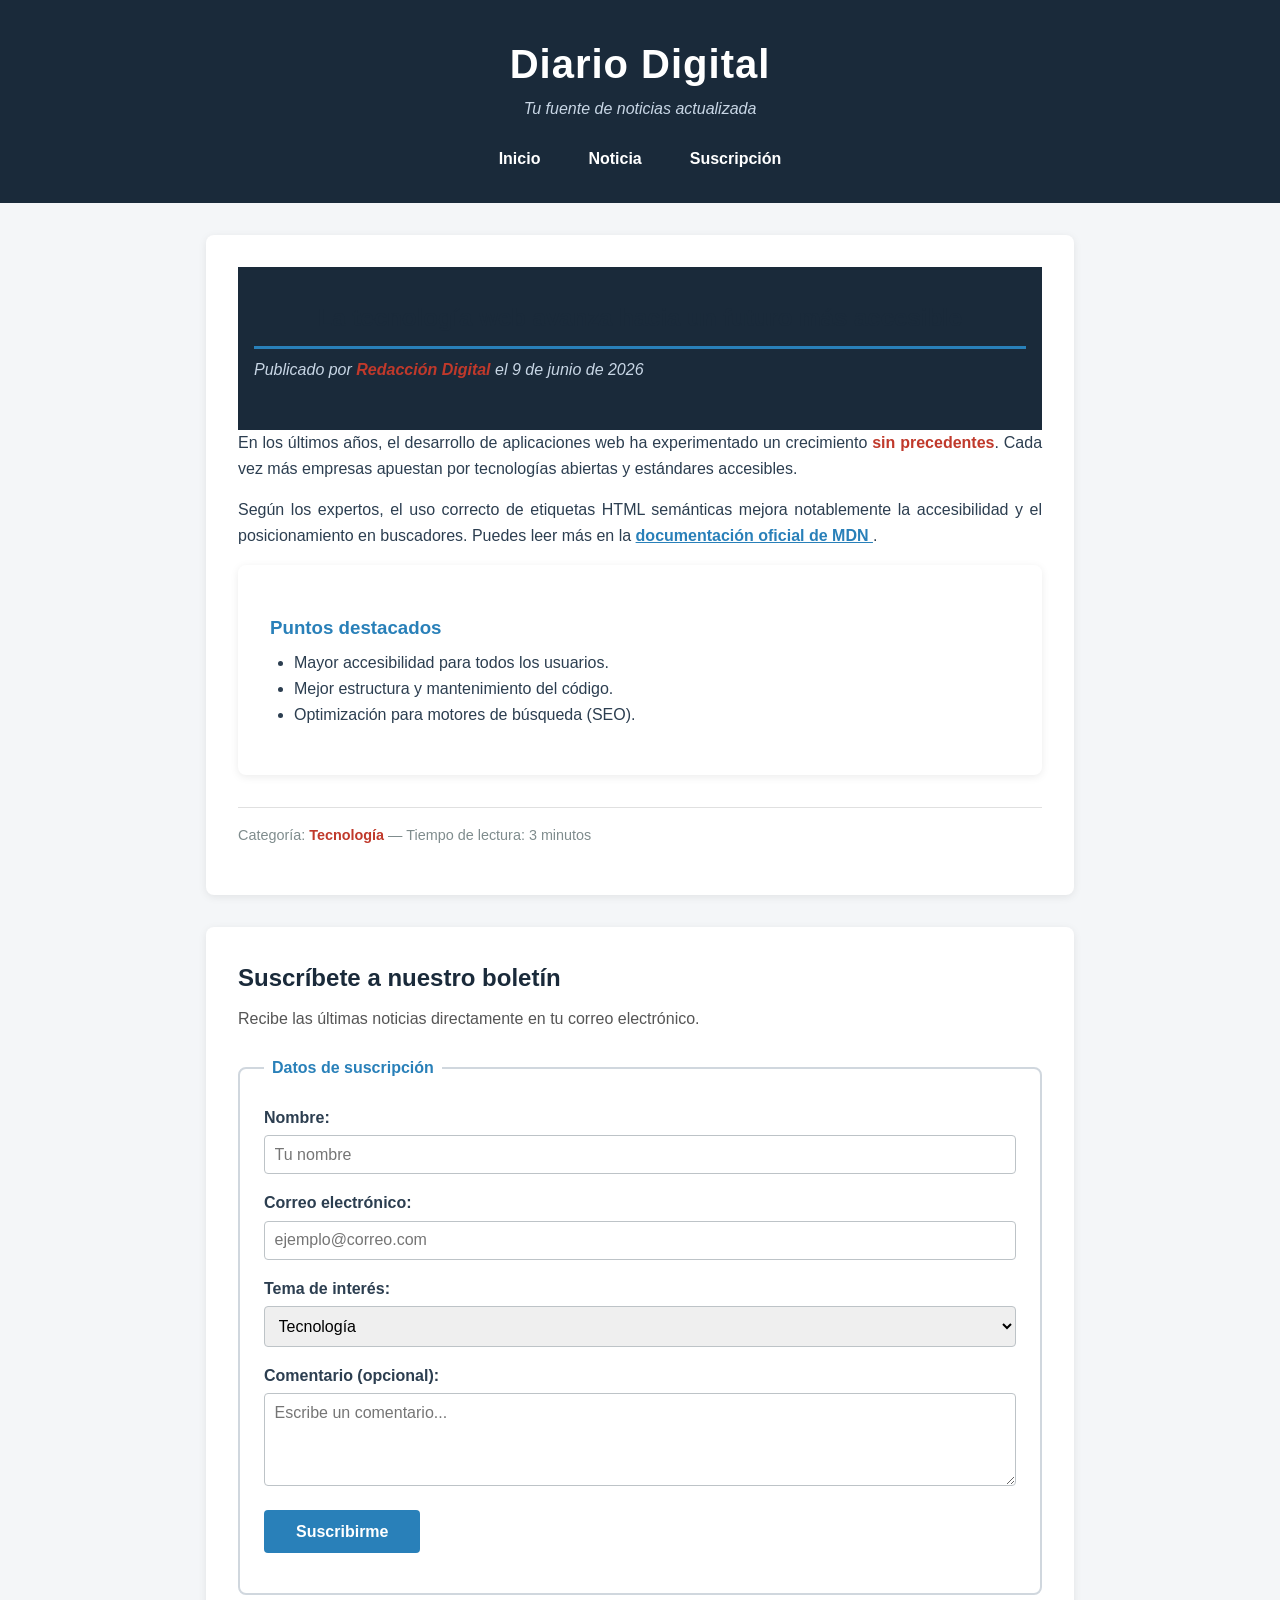
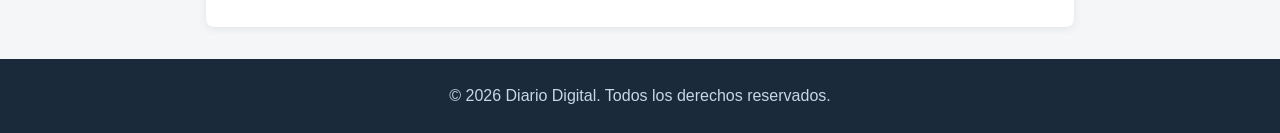
<file: index.html>
<!DOCTYPE html>
<html lang="es">
<head>
    <meta charset="UTF-8">
    <meta name="viewport" content="width=device-width, initial-scale=1.0">
    <title>Diario Digital - Noticias del Día</title>
    <link rel="stylesheet" href="styles.css">
</head>
<body>
    <header>
        <h1>Diario Digital</h1>
        <p>Tu fuente de noticias actualizada</p>

        <nav>
            <ul>
                <li><a href="#inicio">Inicio</a></li>
                <li><a href="#noticia">Noticia</a></li>
                <li><a href="#suscripcion">Suscripción</a></li>
            </ul>
        </nav>
    </header>

    <main id="inicio">
        <section id="noticia">
            <article>
                <header>
                    <h2>La tecnología web avanza hacia un futuro más accesible</h2>
                    <p>
                        Publicado por <strong>Redacción Digital</strong> el
                        <time datetime="2026-06-09">9 de junio de 2026</time>
                    </p>
                </header>

                <p>
                    En los últimos años, el desarrollo de
                    <span>aplicaciones web</span> ha experimentado un crecimiento
                    <strong>sin precedentes</strong>. Cada vez más empresas apuestan
                    por tecnologías abiertas y estándares accesibles.
                </p>

                <p>
                    Según los expertos, el uso correcto de etiquetas
                    <span>HTML semánticas</span> mejora notablemente la
                    accesibilidad y el posicionamiento en buscadores. Puedes leer
                    más en la
                    <a href="https://developer.mozilla.org/es/docs/Web/HTML" target="_blank" rel="noopener">
                        documentación oficial de MDN
                    </a>.
                </p>

                <section>
                    <h3>Puntos destacados</h3>
                    <ul>
                        <li>Mayor accesibilidad para todos los usuarios.</li>
                        <li>Mejor estructura y mantenimiento del código.</li>
                        <li>Optimización para motores de búsqueda (SEO).</li>
                    </ul>
                </section>

                <footer>
                    <p>
                        Categoría: <strong>Tecnología</strong> —
                        <span>Tiempo de lectura: 3 minutos</span>
                    </p>
                </footer>
            </article>
        </section>

        <section id="suscripcion">
            <h2>Suscríbete a nuestro boletín</h2>
            <p>Recibe las últimas noticias directamente en tu correo electrónico.</p>

            <form action="#" method="post">
                <fieldset>
                    <legend>Datos de suscripción</legend>

                    <p>
                        <label for="nombre">Nombre:</label>
                        <input type="text" id="nombre" name="nombre" placeholder="Tu nombre" required>
                    </p>

                    <p>
                        <label for="email">Correo electrónico:</label>
                        <input type="email" id="email" name="email" placeholder="ejemplo@correo.com" required>
                    </p>

                    <p>
                        <label for="intereses">Tema de interés:</label>
                        <select id="intereses" name="intereses">
                            <option value="tecnologia">Tecnología</option>
                            <option value="deportes">Deportes</option>
                            <option value="cultura">Cultura</option>
                            <option value="economia">Economía</option>
                        </select>
                    </p>

                    <p>
                        <label for="comentario">Comentario (opcional):</label>
                        <textarea id="comentario" name="comentario" rows="4" cols="40" placeholder="Escribe un comentario..."></textarea>
                    </p>

                    <p>
                        <button type="submit">Suscribirme</button>
                    </p>
                </fieldset>
            </form>
        </section>
    </main>

    <footer>
        <p>&copy; 2026 Diario Digital. Todos los derechos reservados.</p>
    </footer>
</body>
</html>
</file>
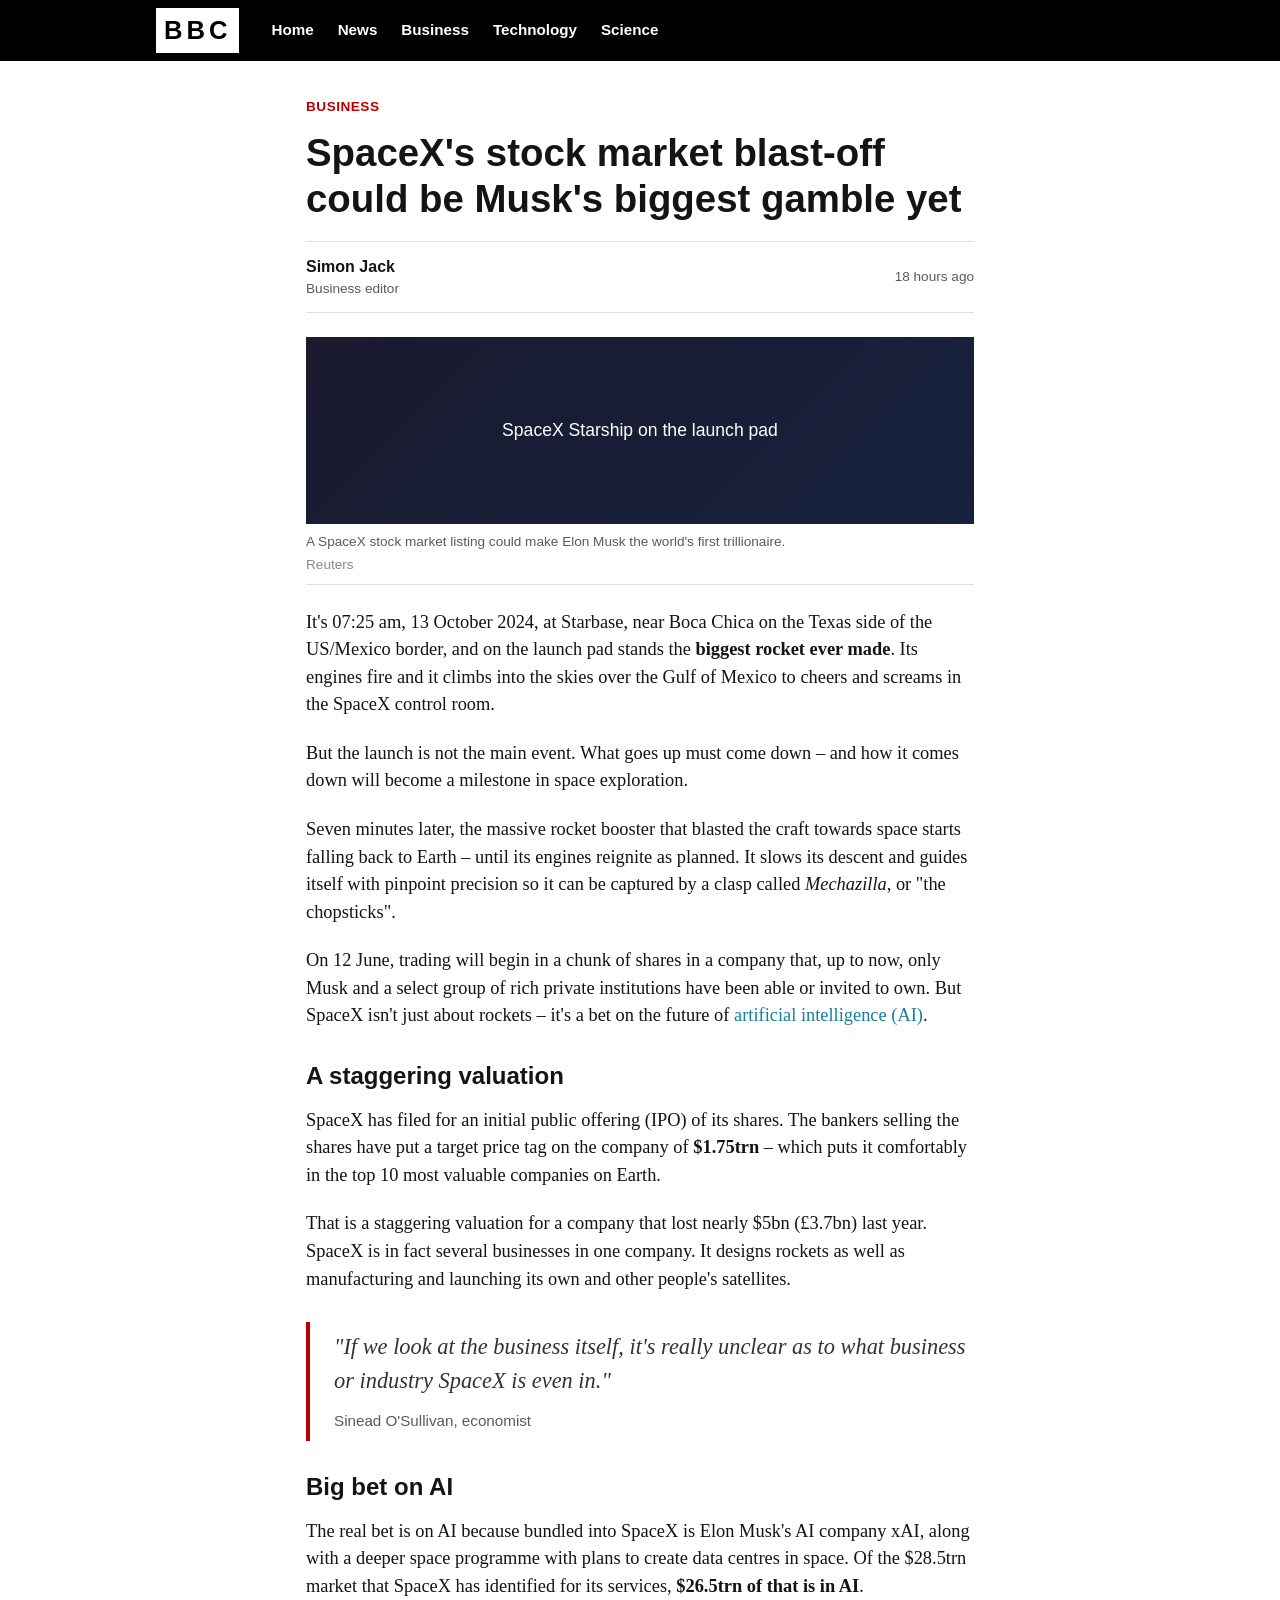
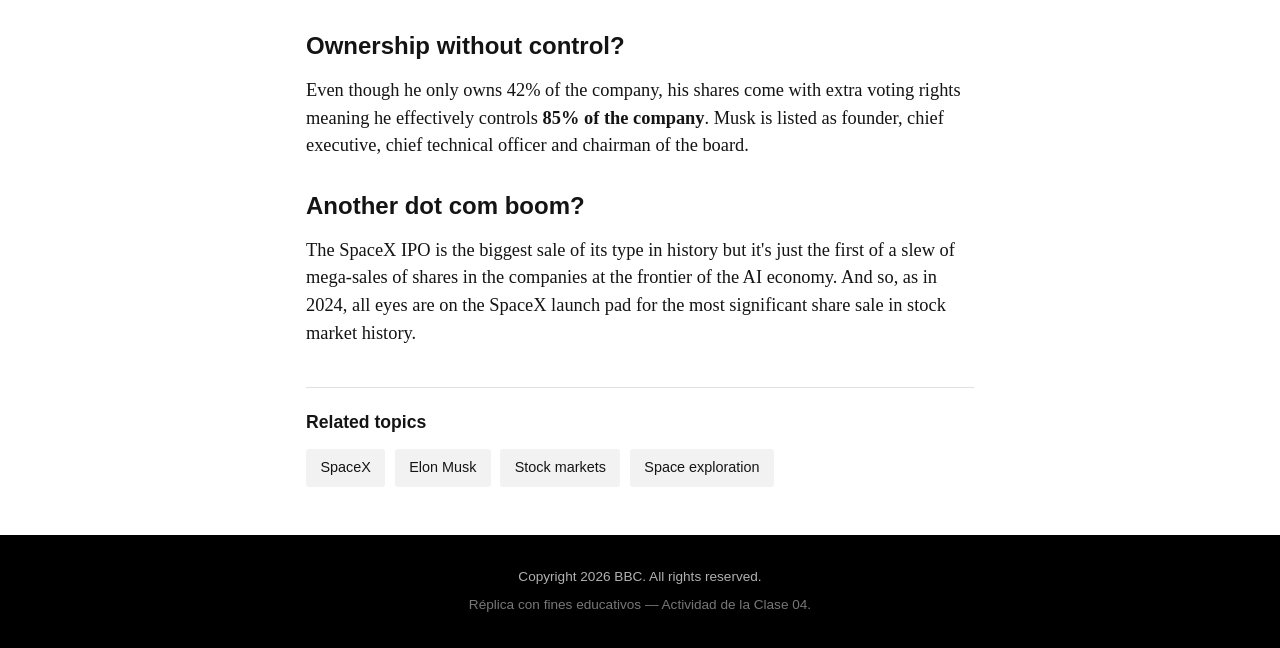
<file: noticia-bbc.html>
<!DOCTYPE html>
<html lang="en">
<head>
    <meta charset="UTF-8">
    <meta name="viewport" content="width=device-width, initial-scale=1.0">
    <title>SpaceX's stock market blast-off could be Musk's biggest gamble yet - BBC News</title>
    <link rel="stylesheet" href="noticia-bbc.css">
</head>
<body>
    <!-- Barra superior estilo BBC -->
    <header class="site-header">
        <div class="site-header__inner">
            <a href="#" class="site-logo">BBC</a>
            <nav class="main-nav">
                <ul>
                    <li><a href="#">Home</a></li>
                    <li><a href="#">News</a></li>
                    <li><a href="#">Business</a></li>
                    <li><a href="#">Technology</a></li>
                    <li><a href="#">Science</a></li>
                </ul>
            </nav>
        </div>
    </header>

    <main class="article-wrapper">
        <article class="article">
            <!-- Sección / categoría -->
            <p class="article__section">Business</p>

            <!-- Titular -->
            <h1 class="article__headline">
                SpaceX's stock market blast-off could be Musk's biggest gamble yet
            </h1>

            <!-- Datos del autor -->
            <div class="article__byline">
                <div class="byline__author">
                    <p class="author-name">Simon Jack</p>
                    <p class="author-role">Business editor</p>
                </div>
                <p class="article__date">18 hours ago</p>
            </div>

            <!-- Imagen destacada -->
            <figure class="article__figure">
                <div class="figure__placeholder">SpaceX Starship on the launch pad</div>
                <figcaption class="figure__caption">
                    A SpaceX stock market listing could make Elon Musk the world's first trillionaire.
                    <span class="figure__credit">Reuters</span>
                </figcaption>
            </figure>

            <!-- Cuerpo de la noticia -->
            <div class="article__body">
                <p>
                    It's 07:25 am, 13 October 2024, at Starbase, near Boca Chica on the Texas
                    side of the US/Mexico border, and on the launch pad stands the
                    <strong>biggest rocket ever made</strong>. Its engines fire and it climbs
                    into the skies over the Gulf of Mexico to cheers and screams in the SpaceX
                    control room.
                </p>

                <p>
                    But the launch is not the main event. What goes up must come down – and how
                    it comes down will become a milestone in space exploration.
                </p>

                <p>
                    Seven minutes later, the massive rocket booster that blasted the craft
                    towards space starts falling back to Earth – until its engines reignite as
                    planned. It slows its descent and guides itself with pinpoint precision so it
                    can be captured by a clasp called <em>Mechazilla</em>, or "the chopsticks".
                </p>

                <p>
                    On 12 June, trading will begin in a chunk of shares in a company that, up to
                    now, only Musk and a select group of rich private institutions have been able
                    or invited to own. But SpaceX isn't just about rockets – it's a bet on the
                    future of <a href="#">artificial intelligence (AI)</a>.
                </p>

                <h2 class="article__subhead">A staggering valuation</h2>

                <p>
                    SpaceX has filed for an initial public offering (IPO) of its shares. The
                    bankers selling the shares have put a target price tag on the company of
                    <strong>$1.75trn</strong> – which puts it comfortably in the top 10 most
                    valuable companies on Earth.
                </p>

                <p>
                    That is a staggering valuation for a company that lost nearly $5bn (£3.7bn)
                    last year. SpaceX is in fact several businesses in one company. It designs
                    rockets as well as manufacturing and launching its own and other people's
                    satellites.
                </p>

                <blockquote class="article__quote">
                    "If we look at the business itself, it's really unclear as to what business
                    or industry SpaceX is even in."
                    <cite>Sinead O'Sullivan, economist</cite>
                </blockquote>

                <h2 class="article__subhead">Big bet on AI</h2>

                <p>
                    The real bet is on AI because bundled into SpaceX is Elon Musk's AI company
                    xAI, along with a deeper space programme with plans to create data centres in
                    space. Of the $28.5trn market that SpaceX has identified for its services,
                    <strong>$26.5trn of that is in AI</strong>.
                </p>

                <h2 class="article__subhead">Ownership without control?</h2>

                <p>
                    Even though he only owns 42% of the company, his shares come with extra
                    voting rights meaning he effectively controls <strong>85% of the company</strong>.
                    Musk is listed as founder, chief executive, chief technical officer and
                    chairman of the board.
                </p>

                <h2 class="article__subhead">Another dot com boom?</h2>

                <p>
                    The SpaceX IPO is the biggest sale of its type in history but it's just the
                    first of a slew of mega-sales of shares in the companies at the frontier of
                    the AI economy. And so, as in 2024, all eyes are on the SpaceX launch pad for
                    the most significant share sale in stock market history.
                </p>
            </div>

            <!-- Temas relacionados -->
            <section class="article__topics">
                <h3>Related topics</h3>
                <ul class="topic-list">
                    <li><a href="#">SpaceX</a></li>
                    <li><a href="#">Elon Musk</a></li>
                    <li><a href="#">Stock markets</a></li>
                    <li><a href="#">Space exploration</a></li>
                </ul>
            </section>
        </article>
    </main>

    <footer class="site-footer">
        <p>Copyright 2026 BBC. All rights reserved.</p>
        <p class="site-footer__note">
            Réplica con fines educativos — Actividad de la Clase 04.
        </p>
    </footer>
</body>
</html>
</file>
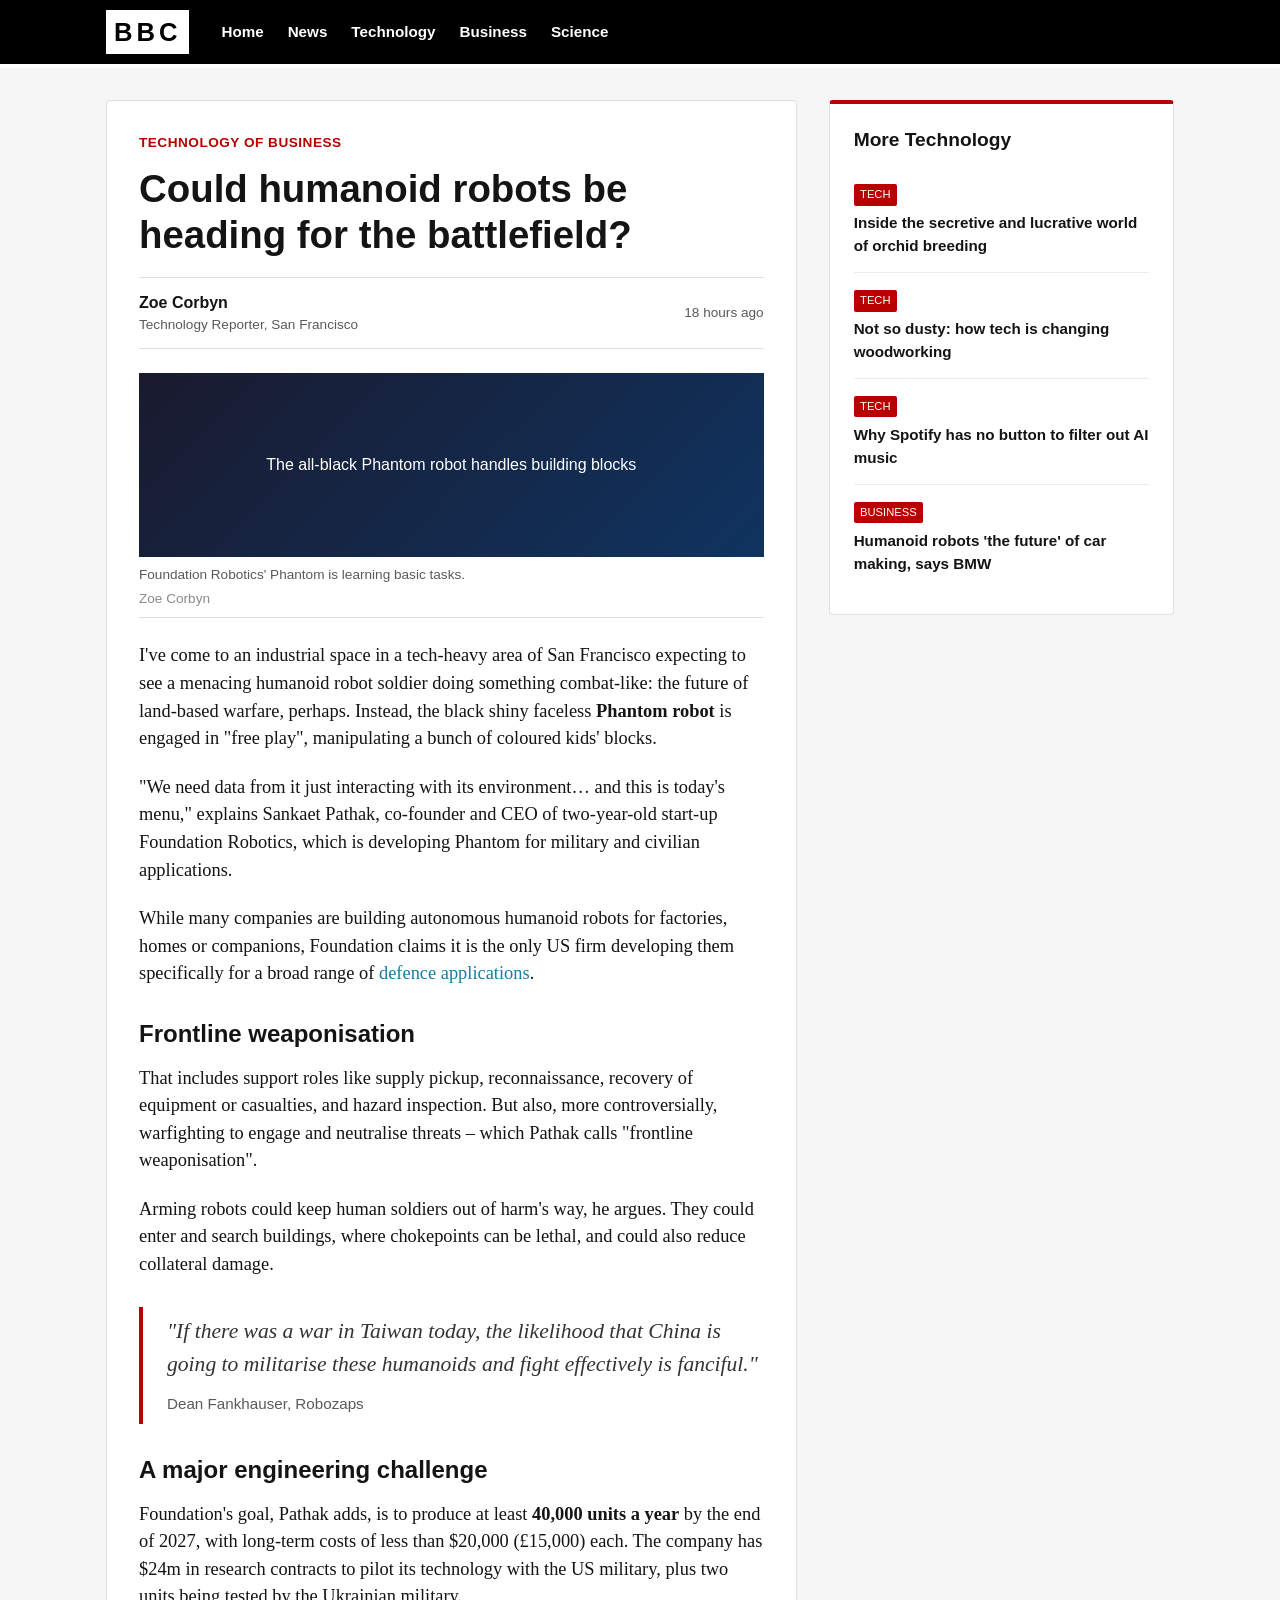
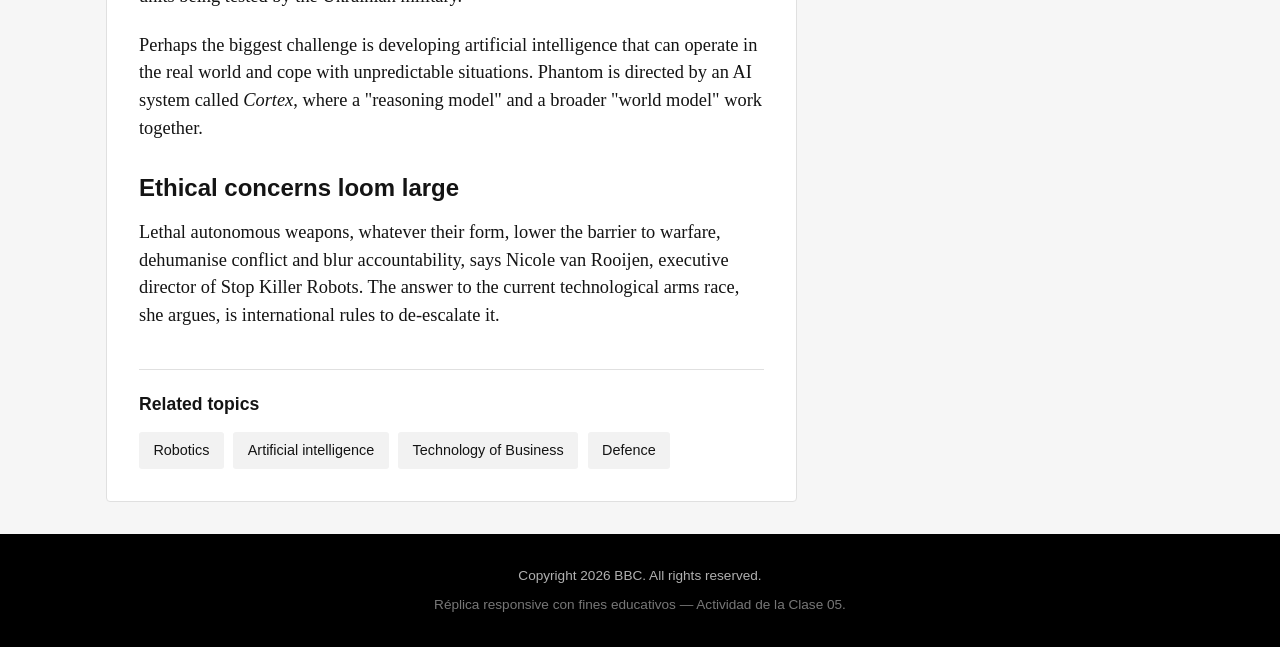
<file: noticia-responsive.html>
<!DOCTYPE html>
<html lang="en">
<head>
    <meta charset="UTF-8">
    <meta name="viewport" content="width=device-width, initial-scale=1.0">
    <title>Could humanoid robots be heading for the battlefield? - BBC News</title>
    <link rel="stylesheet" href="noticia-responsive.css">
</head>
<body>
    <!-- Cabecera del sitio -->
    <header class="site-header">
        <div class="site-header__inner">
            <a href="#" class="site-logo">BBC</a>
            <nav class="main-nav">
                <ul>
                    <li><a href="#">Home</a></li>
                    <li><a href="#">News</a></li>
                    <li><a href="#">Technology</a></li>
                    <li><a href="#">Business</a></li>
                    <li><a href="#">Science</a></li>
                </ul>
            </nav>
        </div>
    </header>

    <!-- Layout principal: artículo + barra lateral -->
    <div class="layout">
        <main class="article">
            <p class="article__section">Technology of Business</p>

            <h1 class="article__headline">
                Could humanoid robots be heading for the battlefield?
            </h1>

            <div class="article__byline">
                <div class="byline__author">
                    <p class="author-name">Zoe Corbyn</p>
                    <p class="author-role">Technology Reporter, San Francisco</p>
                </div>
                <p class="article__date">18 hours ago</p>
            </div>

            <figure class="article__figure">
                <div class="figure__placeholder">The all-black Phantom robot handles building blocks</div>
                <figcaption class="figure__caption">
                    Foundation Robotics' Phantom is learning basic tasks.
                    <span class="figure__credit">Zoe Corbyn</span>
                </figcaption>
            </figure>

            <div class="article__body">
                <p>
                    I've come to an industrial space in a tech-heavy area of San Francisco
                    expecting to see a menacing humanoid robot soldier doing something
                    combat-like: the future of land-based warfare, perhaps. Instead, the black
                    shiny faceless <strong>Phantom robot</strong> is engaged in "free play",
                    manipulating a bunch of coloured kids' blocks.
                </p>

                <p>
                    "We need data from it just interacting with its environment… and this is
                    today's menu," explains Sankaet Pathak, co-founder and CEO of two-year-old
                    start-up Foundation Robotics, which is developing Phantom for military and
                    civilian applications.
                </p>

                <p>
                    While many companies are building autonomous humanoid robots for factories,
                    homes or companions, Foundation claims it is the only US firm developing them
                    specifically for a broad range of <a href="#">defence applications</a>.
                </p>

                <h2 class="article__subhead">Frontline weaponisation</h2>

                <p>
                    That includes support roles like supply pickup, reconnaissance, recovery of
                    equipment or casualties, and hazard inspection. But also, more
                    controversially, warfighting to engage and neutralise threats – which Pathak
                    calls "frontline weaponisation".
                </p>

                <p>
                    Arming robots could keep human soldiers out of harm's way, he argues. They
                    could enter and search buildings, where chokepoints can be lethal, and could
                    also reduce collateral damage.
                </p>

                <blockquote class="article__quote">
                    "If there was a war in Taiwan today, the likelihood that China is going to
                    militarise these humanoids and fight effectively is fanciful."
                    <cite>Dean Fankhauser, Robozaps</cite>
                </blockquote>

                <h2 class="article__subhead">A major engineering challenge</h2>

                <p>
                    Foundation's goal, Pathak adds, is to produce at least <strong>40,000 units
                    a year</strong> by the end of 2027, with long-term costs of less than
                    $20,000 (£15,000) each. The company has $24m in research contracts to pilot
                    its technology with the US military, plus two units being tested by the
                    Ukrainian military.
                </p>

                <p>
                    Perhaps the biggest challenge is developing artificial intelligence that can
                    operate in the real world and cope with unpredictable situations. Phantom is
                    directed by an AI system called <em>Cortex</em>, where a "reasoning model"
                    and a broader "world model" work together.
                </p>

                <h2 class="article__subhead">Ethical concerns loom large</h2>

                <p>
                    Lethal autonomous weapons, whatever their form, lower the barrier to warfare,
                    dehumanise conflict and blur accountability, says Nicole van Rooijen,
                    executive director of Stop Killer Robots. The answer to the current
                    technological arms race, she argues, is international rules to de-escalate it.
                </p>
            </div>

            <section class="article__topics">
                <h3>Related topics</h3>
                <ul class="topic-list">
                    <li><a href="#">Robotics</a></li>
                    <li><a href="#">Artificial intelligence</a></li>
                    <li><a href="#">Technology of Business</a></li>
                    <li><a href="#">Defence</a></li>
                </ul>
            </section>
        </main>

        <!-- Barra lateral: se reposiciona según el tamaño de pantalla -->
        <aside class="sidebar">
            <h2 class="sidebar__title">More Technology</h2>
            <ul class="sidebar__list">
                <li class="sidebar__item">
                    <span class="sidebar__tag">Tech</span>
                    <a href="#">Inside the secretive and lucrative world of orchid breeding</a>
                </li>
                <li class="sidebar__item">
                    <span class="sidebar__tag">Tech</span>
                    <a href="#">Not so dusty: how tech is changing woodworking</a>
                </li>
                <li class="sidebar__item">
                    <span class="sidebar__tag">Tech</span>
                    <a href="#">Why Spotify has no button to filter out AI music</a>
                </li>
                <li class="sidebar__item">
                    <span class="sidebar__tag">Business</span>
                    <a href="#">Humanoid robots 'the future' of car making, says BMW</a>
                </li>
            </ul>
        </aside>
    </div>

    <footer class="site-footer">
        <p>Copyright 2026 BBC. All rights reserved.</p>
        <p class="site-footer__note">
            Réplica responsive con fines educativos — Actividad de la Clase 05.
        </p>
    </footer>
</body>
</html>
</file>
<file: styles.css>
/* ===== Reset y base ===== */
* {
    margin: 0;
    padding: 0;
    box-sizing: border-box;
}

body {
    font-family: "Segoe UI", Tahoma, Geneva, Verdana, sans-serif;
    line-height: 1.6;
    color: #2c3e50;
    background-color: #f4f6f8;
}

/* ===== Encabezado principal ===== */
header {
    background-color: #1a2a3a;
    color: #ffffff;
    text-align: center;
    padding: 2rem 1rem;
}

header h1 {
    font-size: 2.5rem;
    letter-spacing: 1px;
}

header p {
    color: #c8d6e5;
    font-style: italic;
}

/* ===== Navegación ===== */
nav {
    margin-top: 1.5rem;
}

nav ul {
    list-style: none;
    display: flex;
    justify-content: center;
    flex-wrap: wrap;
    gap: 1rem;
}

nav a {
    color: #ffffff;
    text-decoration: none;
    font-weight: bold;
    padding: 0.5rem 1rem;
    border-radius: 4px;
    transition: background-color 0.3s ease;
}

nav a:hover {
    background-color: #34495e;
}

/* ===== Contenido principal ===== */
main {
    max-width: 900px;
    margin: 2rem auto;
    padding: 0 1rem;
}

section {
    background-color: #ffffff;
    border-radius: 8px;
    box-shadow: 0 2px 8px rgba(0, 0, 0, 0.08);
    padding: 2rem;
    margin-bottom: 2rem;
}

/* ===== Artículo / Noticia ===== */
article h2 {
    color: #1a2a3a;
    margin-bottom: 0.5rem;
    border-bottom: 3px solid #2980b9;
    padding-bottom: 0.5rem;
}

article p {
    margin-bottom: 1rem;
    text-align: justify;
}

article h3 {
    color: #2980b9;
    margin: 1rem 0 0.5rem;
}

article ul {
    margin-left: 1.5rem;
    margin-bottom: 1rem;
}

article a {
    color: #2980b9;
    font-weight: bold;
}

article a:hover {
    text-decoration: underline;
}

strong {
    color: #c0392b;
}

article > footer {
    margin-top: 1.5rem;
    padding-top: 1rem;
    border-top: 1px solid #e0e0e0;
    font-size: 0.9rem;
    color: #7f8c8d;
    background: none;
}

/* ===== Formulario de suscripción ===== */
#suscripcion h2 {
    color: #1a2a3a;
    margin-bottom: 0.5rem;
}

#suscripcion > p {
    margin-bottom: 1.5rem;
    color: #555;
}

fieldset {
    border: 2px solid #d0d7de;
    border-radius: 8px;
    padding: 1.5rem;
}

legend {
    font-weight: bold;
    color: #2980b9;
    padding: 0 0.5rem;
}

form p {
    margin-bottom: 1rem;
}

label {
    display: block;
    font-weight: bold;
    margin-bottom: 0.3rem;
}

input,
select,
textarea {
    width: 100%;
    padding: 0.6rem;
    border: 1px solid #bdc3c7;
    border-radius: 4px;
    font-size: 1rem;
    font-family: inherit;
}

input:focus,
select:focus,
textarea:focus {
    outline: none;
    border-color: #2980b9;
    box-shadow: 0 0 0 2px rgba(41, 128, 185, 0.2);
}

textarea {
    resize: vertical;
}

button {
    background-color: #2980b9;
    color: #ffffff;
    border: none;
    padding: 0.8rem 2rem;
    font-size: 1rem;
    font-weight: bold;
    border-radius: 4px;
    cursor: pointer;
    transition: background-color 0.3s ease;
}

button:hover {
    background-color: #1f6391;
}

/* ===== Pie de página ===== */
body > footer {
    background-color: #1a2a3a;
    color: #c8d6e5;
    text-align: center;
    padding: 1.5rem 1rem;
}

/* ===== Responsive ===== */
@media (max-width: 600px) {
    header h1 {
        font-size: 1.8rem;
    }

    section {
        padding: 1.2rem;
    }

    nav ul {
        flex-direction: column;
        align-items: center;
    }
}
</file>
<file: noticia-bbc.css>
/* ===== Selector universal: reset base ===== */
* {
    margin: 0;
    padding: 0;
    box-sizing: border-box;
}

/* ===== Selector de etiqueta: estilos generales ===== */
body {
    font-family: Georgia, "Times New Roman", serif;
    color: #141414;
    background-color: #ffffff;
    line-height: 1.5;
}

a {
    color: #1380a1;
    text-decoration: none;
}

a:hover {
    text-decoration: underline;
}

h1, h2, h3 {
    font-family: Arial, Helvetica, sans-serif;
    line-height: 1.2;
}

/* ===== Cabecera del sitio (estilo BBC) ===== */
.site-header {
    background-color: #000000;
    border-bottom: 4px solid #ffffff;
}

.site-header__inner {
    max-width: 1000px;
    margin: 0 auto;
    display: flex;
    align-items: center;
    gap: 2rem;
    padding: 0.5rem 1rem;
}

.site-logo {
    background-color: #ffffff;
    color: #000000;
    font-family: Arial, Helvetica, sans-serif;
    font-weight: bold;
    font-size: 1.6rem;
    letter-spacing: 4px;
    padding: 0.2rem 0.5rem;
}

.site-logo:hover {
    text-decoration: none;
}

/* ===== Selector descendente: navegación ===== */
.main-nav ul {
    list-style: none;
    display: flex;
    gap: 1.5rem;
}

.main-nav ul li a {
    color: #ffffff;
    font-family: Arial, Helvetica, sans-serif;
    font-weight: bold;
    font-size: 0.95rem;
    padding: 0.6rem 0;
    display: inline-block;
}

.main-nav ul li a:hover {
    color: #cccccc;
    text-decoration: none;
}

/* ===== Contenedor del artículo ===== */
.article-wrapper {
    max-width: 700px;
    margin: 2rem auto;
    padding: 0 1rem;
}

/* ===== Selector de clase: sección/categoría ===== */
.article__section {
    color: #b80000;
    font-family: Arial, Helvetica, sans-serif;
    font-weight: bold;
    text-transform: uppercase;
    font-size: 0.85rem;
    letter-spacing: 0.5px;
    margin-bottom: 0.8rem;
}

/* ===== Titular ===== */
.article__headline {
    font-size: 2.4rem;
    font-weight: 700;
    color: #141414;
    margin-bottom: 1.2rem;
}

/* ===== Datos del autor ===== */
.article__byline {
    display: flex;
    justify-content: space-between;
    align-items: center;
    border-top: 1px solid #e0e0e0;
    border-bottom: 1px solid #e0e0e0;
    padding: 0.8rem 0;
    margin-bottom: 1.5rem;
}

.author-name {
    font-family: Arial, Helvetica, sans-serif;
    font-weight: bold;
    font-size: 1rem;
}

.author-role {
    font-family: Arial, Helvetica, sans-serif;
    color: #5a5a5a;
    font-size: 0.85rem;
}

.article__date {
    font-family: Arial, Helvetica, sans-serif;
    color: #5a5a5a;
    font-size: 0.85rem;
}

/* ===== Imagen destacada ===== */
.article__figure {
    margin-bottom: 1.5rem;
}

.figure__placeholder {
    background: linear-gradient(135deg, #1a1a2e, #16213e);
    color: #ffffff;
    font-family: Arial, Helvetica, sans-serif;
    text-align: center;
    padding: 5rem 1rem;
    font-size: 1.1rem;
}

.figure__caption {
    font-family: Arial, Helvetica, sans-serif;
    font-size: 0.85rem;
    color: #5a5a5a;
    padding: 0.5rem 0;
    border-bottom: 1px solid #e0e0e0;
}

.figure__credit {
    display: block;
    color: #8a8a8a;
    margin-top: 0.2rem;
}

/* ===== Cuerpo de la noticia ===== */
.article__body p {
    font-size: 1.15rem;
    margin-bottom: 1.3rem;
    color: #141414;
}

.article__body strong {
    font-weight: 700;
}

.article__body em {
    font-style: italic;
}

/* ===== Subtítulos dentro del cuerpo ===== */
.article__subhead {
    font-size: 1.5rem;
    margin: 2rem 0 1rem;
    color: #141414;
}

/* ===== Cita destacada ===== */
.article__quote {
    border-left: 4px solid #b80000;
    padding: 0.5rem 0 0.5rem 1.5rem;
    margin: 1.8rem 0;
    font-size: 1.4rem;
    font-style: italic;
    color: #333333;
}

.article__quote cite {
    display: block;
    margin-top: 0.8rem;
    font-size: 0.95rem;
    font-style: normal;
    font-family: Arial, Helvetica, sans-serif;
    color: #5a5a5a;
}

/* ===== Temas relacionados ===== */
.article__topics {
    margin-top: 2.5rem;
    border-top: 1px solid #e0e0e0;
    padding-top: 1.5rem;
}

.article__topics h3 {
    font-size: 1.1rem;
    margin-bottom: 1rem;
}

.topic-list {
    list-style: none;
    display: flex;
    flex-wrap: wrap;
    gap: 0.6rem;
}

.topic-list li a {
    display: inline-block;
    background-color: #f2f2f2;
    color: #141414;
    font-family: Arial, Helvetica, sans-serif;
    font-size: 0.9rem;
    padding: 0.5rem 0.9rem;
    border-radius: 3px;
}

.topic-list li a:hover {
    background-color: #e0e0e0;
    text-decoration: none;
}

/* ===== Pie de página ===== */
.site-footer {
    background-color: #000000;
    color: #b0b0b0;
    text-align: center;
    padding: 2rem 1rem;
    margin-top: 3rem;
    font-family: Arial, Helvetica, sans-serif;
    font-size: 0.85rem;
}

.site-footer__note {
    margin-top: 0.5rem;
    color: #777777;
}

/* ===== Responsive ===== */
@media (max-width: 600px) {
    .article__headline {
        font-size: 1.8rem;
    }

    .main-nav ul {
        gap: 0.8rem;
    }

    .site-header__inner {
        flex-direction: column;
        align-items: flex-start;
        gap: 0.8rem;
    }

    .figure__placeholder {
        padding: 3rem 1rem;
    }
}
</file>
<file: noticia-responsive.css>
/* ===== Reset universal ===== */
* {
    margin: 0;
    padding: 0;
    box-sizing: border-box;
}

/* ===== Base ===== */
body {
    font-family: Georgia, "Times New Roman", serif;
    color: #141414;
    background-color: #f6f6f6;
    line-height: 1.5;
}

a {
    color: #1380a1;
    text-decoration: none;
}

a:hover {
    text-decoration: underline;
}

h1, h2, h3 {
    font-family: Arial, Helvetica, sans-serif;
    line-height: 1.2;
}

/* ===== Cabecera ===== */
.site-header {
    background-color: #000000;
    border-bottom: 4px solid #ffffff;
}

.site-header__inner {
    max-width: 1100px;
    margin: 0 auto;
    display: flex;
    align-items: center;
    gap: 2rem;
    padding: 0.6rem 1rem;
}

.site-logo {
    background-color: #ffffff;
    color: #000000;
    font-family: Arial, Helvetica, sans-serif;
    font-weight: bold;
    font-size: 1.6rem;
    letter-spacing: 4px;
    padding: 0.2rem 0.5rem;
}

.site-logo:hover {
    text-decoration: none;
}

.main-nav ul {
    list-style: none;
    display: flex;
    gap: 1.5rem;
}

.main-nav ul li a {
    color: #ffffff;
    font-family: Arial, Helvetica, sans-serif;
    font-weight: bold;
    font-size: 0.95rem;
    padding: 0.6rem 0;
    display: inline-block;
}

.main-nav ul li a:hover {
    color: #cccccc;
    text-decoration: none;
}

/* ===== Layout principal (Box Model + grid) =====
   Por defecto: DESKTOP — artículo y barra lateral en dos columnas */
.layout {
    max-width: 1100px;
    margin: 2rem auto;
    padding: 0 1rem;
    display: grid;
    grid-template-columns: 2fr 1fr;
    gap: 2rem;
    align-items: start;
}

/* ===== Artículo (Box Model: fondo, padding, borde) ===== */
.article {
    background-color: #ffffff;
    padding: 2rem;
    border: 1px solid #e0e0e0;
    border-radius: 4px;
}

.article__section {
    color: #b80000;
    font-family: Arial, Helvetica, sans-serif;
    font-weight: bold;
    text-transform: uppercase;
    font-size: 0.85rem;
    letter-spacing: 0.5px;
    margin-bottom: 0.8rem;
}

.article__headline {
    font-size: 2.4rem;
    font-weight: 700;
    margin-bottom: 1.2rem;
}

.article__byline {
    display: flex;
    justify-content: space-between;
    align-items: center;
    border-top: 1px solid #e0e0e0;
    border-bottom: 1px solid #e0e0e0;
    padding: 0.8rem 0;
    margin-bottom: 1.5rem;
}

.author-name {
    font-family: Arial, Helvetica, sans-serif;
    font-weight: bold;
}

.author-role,
.article__date {
    font-family: Arial, Helvetica, sans-serif;
    color: #5a5a5a;
    font-size: 0.85rem;
}

/* ===== Imagen destacada ===== */
.article__figure {
    margin-bottom: 1.5rem;
}

.figure__placeholder {
    background: linear-gradient(135deg, #1a1a2e, #0f3460);
    color: #ffffff;
    font-family: Arial, Helvetica, sans-serif;
    text-align: center;
    padding: 5rem 1rem;
    width: 100%;
}

.figure__caption {
    font-family: Arial, Helvetica, sans-serif;
    font-size: 0.85rem;
    color: #5a5a5a;
    padding: 0.5rem 0;
    border-bottom: 1px solid #e0e0e0;
}

.figure__credit {
    display: block;
    color: #8a8a8a;
    margin-top: 0.2rem;
}

/* ===== Cuerpo ===== */
.article__body p {
    font-size: 1.15rem;
    margin-bottom: 1.3rem;
}

.article__subhead {
    font-size: 1.5rem;
    margin: 2rem 0 1rem;
}

.article__quote {
    border-left: 4px solid #b80000;
    padding: 0.5rem 0 0.5rem 1.5rem;
    margin: 1.8rem 0;
    font-size: 1.35rem;
    font-style: italic;
    color: #333333;
}

.article__quote cite {
    display: block;
    margin-top: 0.8rem;
    font-size: 0.95rem;
    font-style: normal;
    font-family: Arial, Helvetica, sans-serif;
    color: #5a5a5a;
}

/* ===== Temas relacionados ===== */
.article__topics {
    margin-top: 2.5rem;
    border-top: 1px solid #e0e0e0;
    padding-top: 1.5rem;
}

.article__topics h3 {
    font-size: 1.1rem;
    margin-bottom: 1rem;
}

.topic-list {
    list-style: none;
    display: flex;
    flex-wrap: wrap;
    gap: 0.6rem;
}

.topic-list li a {
    display: inline-block;
    background-color: #f2f2f2;
    color: #141414;
    font-family: Arial, Helvetica, sans-serif;
    font-size: 0.9rem;
    padding: 0.5rem 0.9rem;
    border-radius: 3px;
}

.topic-list li a:hover {
    background-color: #e0e0e0;
    text-decoration: none;
}

/* ===== Barra lateral (Box Model) ===== */
.sidebar {
    background-color: #ffffff;
    border: 1px solid #e0e0e0;
    border-top: 4px solid #b80000;
    border-radius: 4px;
    padding: 1.5rem;
}

.sidebar__title {
    font-size: 1.2rem;
    margin-bottom: 1rem;
}

.sidebar__list {
    list-style: none;
}

.sidebar__item {
    padding: 0.9rem 0;
    border-bottom: 1px solid #ececec;
}

.sidebar__item:last-child {
    border-bottom: none;
}

.sidebar__tag {
    display: inline-block;
    background-color: #b80000;
    color: #ffffff;
    font-family: Arial, Helvetica, sans-serif;
    font-size: 0.7rem;
    text-transform: uppercase;
    padding: 0.15rem 0.4rem;
    border-radius: 2px;
    margin-bottom: 0.4rem;
}

.sidebar__item a {
    display: block;
    font-family: Arial, Helvetica, sans-serif;
    font-size: 0.95rem;
    color: #141414;
    font-weight: bold;
}

/* ===== Pie de página ===== */
.site-footer {
    background-color: #000000;
    color: #b0b0b0;
    text-align: center;
    padding: 2rem 1rem;
    font-family: Arial, Helvetica, sans-serif;
    font-size: 0.85rem;
}

.site-footer__note {
    margin-top: 0.5rem;
    color: #777777;
}

/* =========================================================
   MEDIA QUERIES — Diseño responsive
   ========================================================= */

/* ===== TABLET (hasta 992px) =====
   El layout pasa a una sola columna y la barra lateral
   se ubica debajo del artículo, en horizontal. */
@media (max-width: 992px) {
    .layout {
        grid-template-columns: 1fr;
        gap: 1.5rem;
    }

    .article {
        padding: 1.5rem;
    }

    .article__headline {
        font-size: 2rem;
    }

    .sidebar {
        border-top: 4px solid #b80000;
    }

    /* La lista de la barra lateral se muestra en 2 columnas */
    .sidebar__list {
        display: grid;
        grid-template-columns: 1fr 1fr;
        gap: 0 1.5rem;
    }
}

/* ===== MOBILE (hasta 600px) =====
   Todo en una columna, navegación apilada,
   tipografías y espaciados reducidos. */
@media (max-width: 600px) {
    .site-header__inner {
        flex-direction: column;
        align-items: flex-start;
        gap: 0.8rem;
    }

    .main-nav ul {
        flex-wrap: wrap;
        gap: 0.8rem;
    }

    .layout {
        margin: 1rem auto;
        gap: 1rem;
    }

    .article {
        padding: 1rem;
        border-radius: 0;
    }

    .article__headline {
        font-size: 1.6rem;
    }

    .article__byline {
        flex-direction: column;
        align-items: flex-start;
        gap: 0.3rem;
    }

    .article__body p {
        font-size: 1.05rem;
    }

    .figure__placeholder {
        padding: 3rem 1rem;
    }

    .article__quote {
        font-size: 1.15rem;
        padding-left: 1rem;
    }

    /* La barra lateral vuelve a una sola columna en móvil */
    .sidebar__list {
        grid-template-columns: 1fr;
    }
}
</file>
